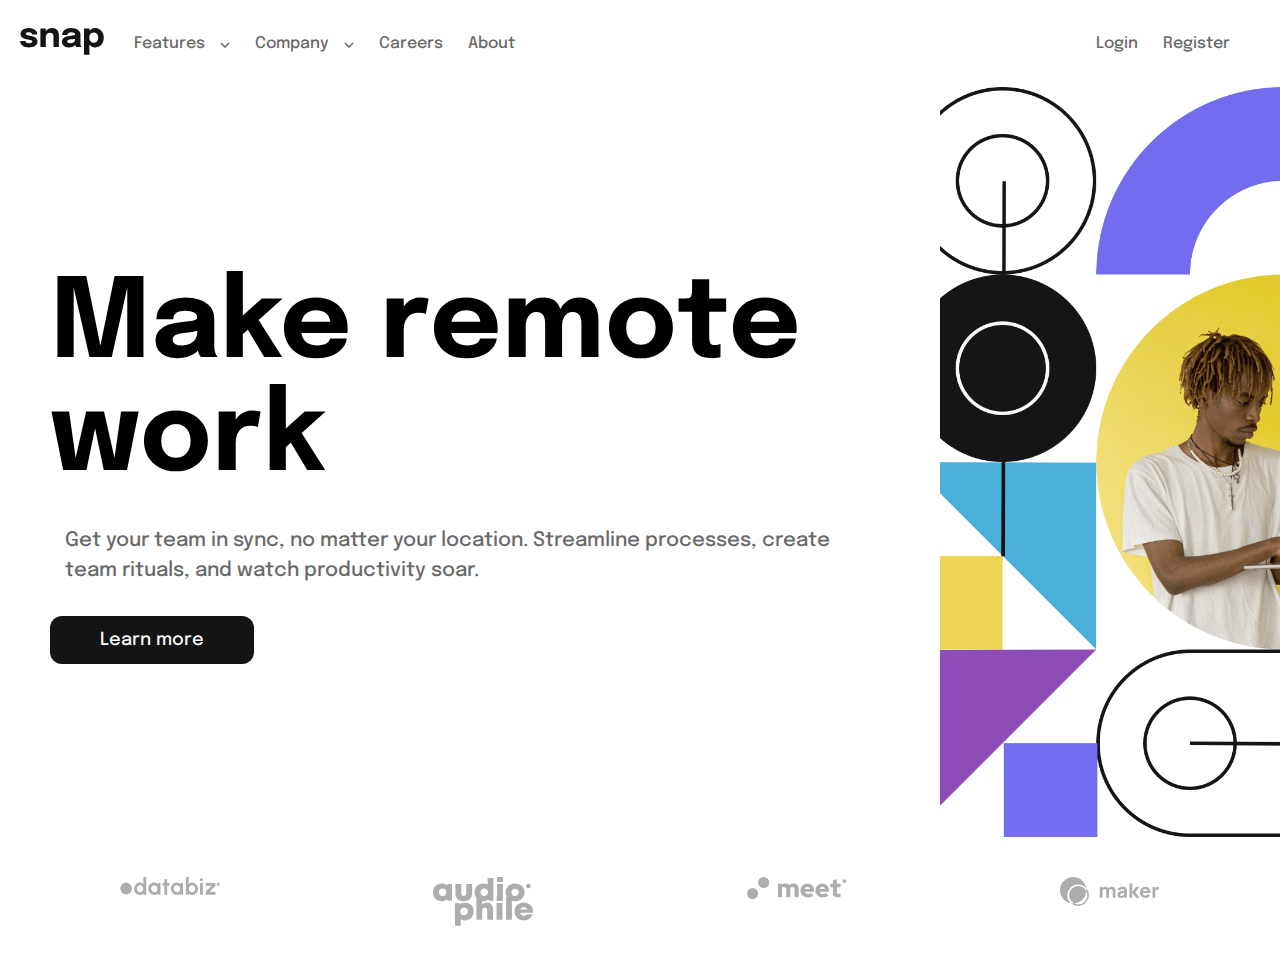
<file: intro-section-with-dropdown-navigation-main/index.html>
<!DOCTYPE html>
<html lang="en">

<head>
  <meta charset="UTF-8">
  <meta name="viewport" content="width=device-width, initial-scale=1.0">
  <!-- displays site properly based on user's device -->

  <link rel="icon" type="image/png" sizes="32x32" href="./images/favicon-32x32.png">

  <title>Frontend Mentor | Intro section with dropdown navigation</title>
  <link rel="stylesheet" href="./styles/style.css">
</head>

<body>

  <nav>
    <figure class="logo-container">
      <img src="./images/logo.svg" alt="logo">
    </figure>
    <div class="menu-container">
      <div class="menu">
        <a href="#" class="icon icon-close"><img src="./images/icon-close-menu.svg" alt="close"></a>
        <ul class="menu-list">
          <li>Features</li>
          <li>Company</li>
          <li>Careers</li>
          <li>About</li>
        </ul>
        <ul>
          <li>Login</li>
          <li class="register">Register</li>
        </ul>
      </div>
    </div>
    <a href="#" class="icon"><img src="./images/icon-menu.svg" alt="menu"></a>
  </nav>

  <main>
    <figure class="hero-container">
      <div class="hero-img"></div>
    </figure>
    <div class="text-container">
      <h1>Make remote work</h1>
      <p>Get your team in sync, no matter your location. Streamline processes,
        create team rituals, and watch productivity soar.</p>
      <button>Learn more</button>
    </div>
  </main>

  <footer>
    <ul>
      <li><img src="./images/client-databiz.svg" alt="client_1"></li>
      <li><img src="./images/client-audiophile.svg" alt="client_2"></li>
      <li><img src="./images/client-meet.svg" alt="client_3"></li>
      <li><img src="./images/client-maker.svg" alt="client_4"></li>
    </ul>
  </footer>






</body>

</html>
</file>
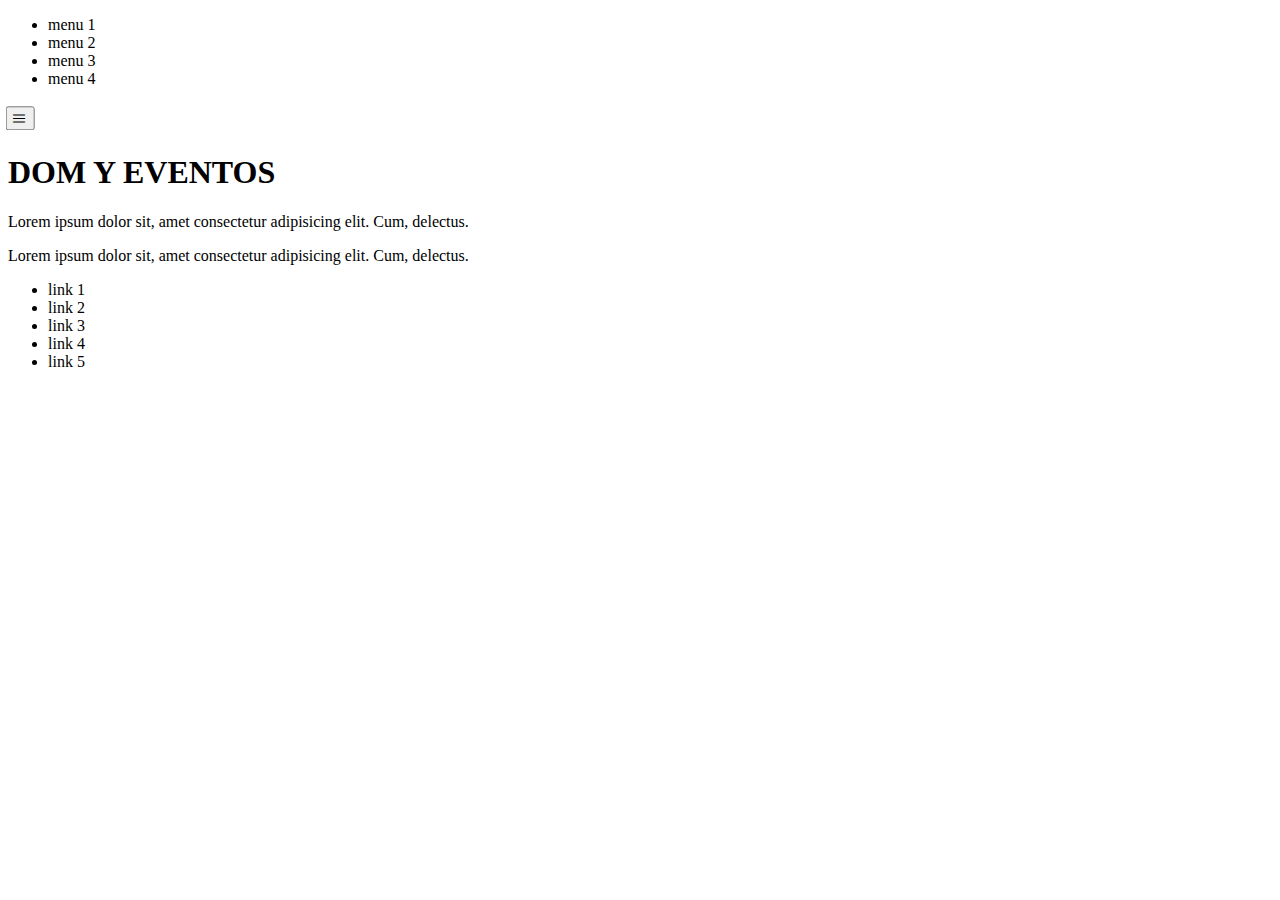
<file: js/index.html>
<!DOCTYPE html>
<html lang="en">
<head>
    <meta charset="UTF-8">
    <meta name="viewport" content="width=device-width, initial-scale=1.0">
    <title>Document</title>
    <link rel="stylesheet" href="style.css">
</head>
<body>
    <header>
        <nav>
            <ul class="menu">
                <li>menu 1</li>
                <li>menu 2</li>
                <li>menu 3</li>
                <li>menu 4</li>
            </ul>
            <button class="rotacion">|||</button>
        </nav>
    </header>
    <main>
        <h1>DOM Y EVENTOS</h1>
        <section id="frameworks-librerias"></section>
        <section class="clients"></section>
    </main>
    <footer>
        <p>Lorem ipsum dolor sit, amet consectetur adipisicing elit. Cum, delectus.</p>
        <p>Lorem ipsum dolor sit, amet consectetur adipisicing elit. Cum, delectus.</p>
        <ul class="links-footer">
            <li>link 1</li>
            <li>link 2</li>
            <li>link 3</li>
            <li>link 4</li>
            <li>link 5</li>
        </ul>
    </footer>
    <!-- <script src="main.js"></script> -->
    <script src="eventos.js"></script>
</body>
</html>
</file>
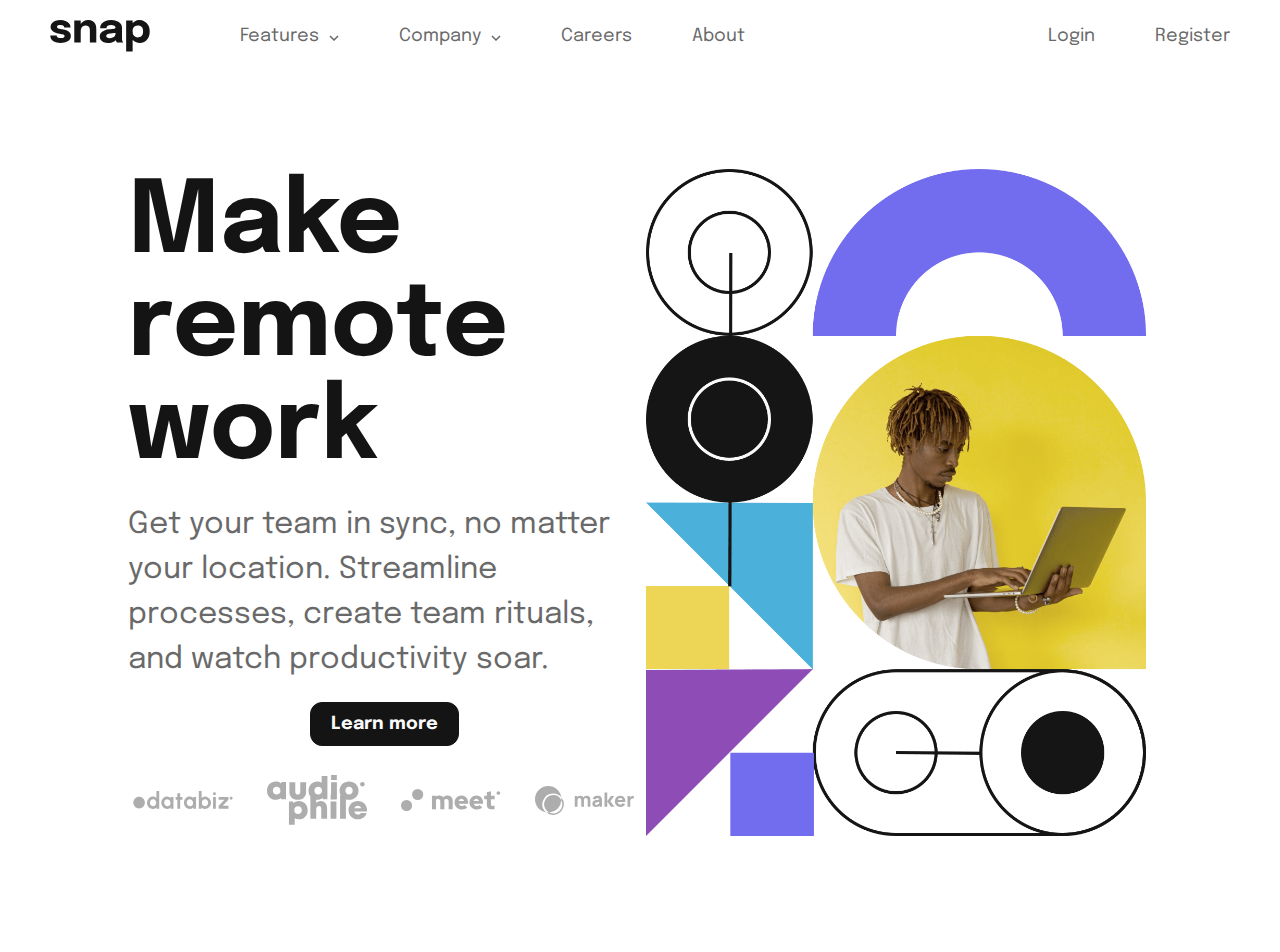
<file: repaso/index.html>
<!DOCTYPE html>
<html lang="en">

<head>
  <meta charset="UTF-8">
  <meta name="viewport" content="width=device-width, initial-scale=1.0">
  <link rel="icon" type="image/png" sizes="32x32" href="./images/favicon-32x32.png">

  <title>Frontend Mentor | Intro section with dropdown navigation</title>
  <link rel="stylesheet" href="style.css">
</head>

<body>
  <header>
    <figure>
      <img class="client-img" src="./images/logo.svg" alt="logo">
    </figure>
    <nav>
      <ul class="menu">
        <li>Features</li>
        <li>Company</li>
        <li>Careers</li>
        <li>About</li>
      </ul>
      <ul>
        <li>Login</li>
        <li>Register</li>
      </ul>
    </nav>
    <a href="#"><img class="client-img" src="./images/icon-menu.svg" alt="icon-menu"></a>
  </header>

  <main>
    <section>
      <figure>
        <div class="image"></div>
      </figure>
    </section>
    <section>
      <h1>Make <br> remote work</h1>
      <p>Get your team in sync, no matter your location. Streamline processes,
        create team rituals, and watch productivity soar.</p>
      <button>Learn more</button>
    </section>
    <section class="clients">
      <ul class="client-list">
        <li><img class="client-img" src="./images/client-databiz.svg" alt=""></li>
        <li><img class="client-img" src="./images/client-audiophile.svg" alt=""></li>
        <li><img class="client-img" src="./images/client-meet.svg" alt=""></li>
        <li><img class="client-img" src="./images/client-maker.svg" alt=""></li>
      </ul>
    </section>
  </main>

</body>

</html>
</file>
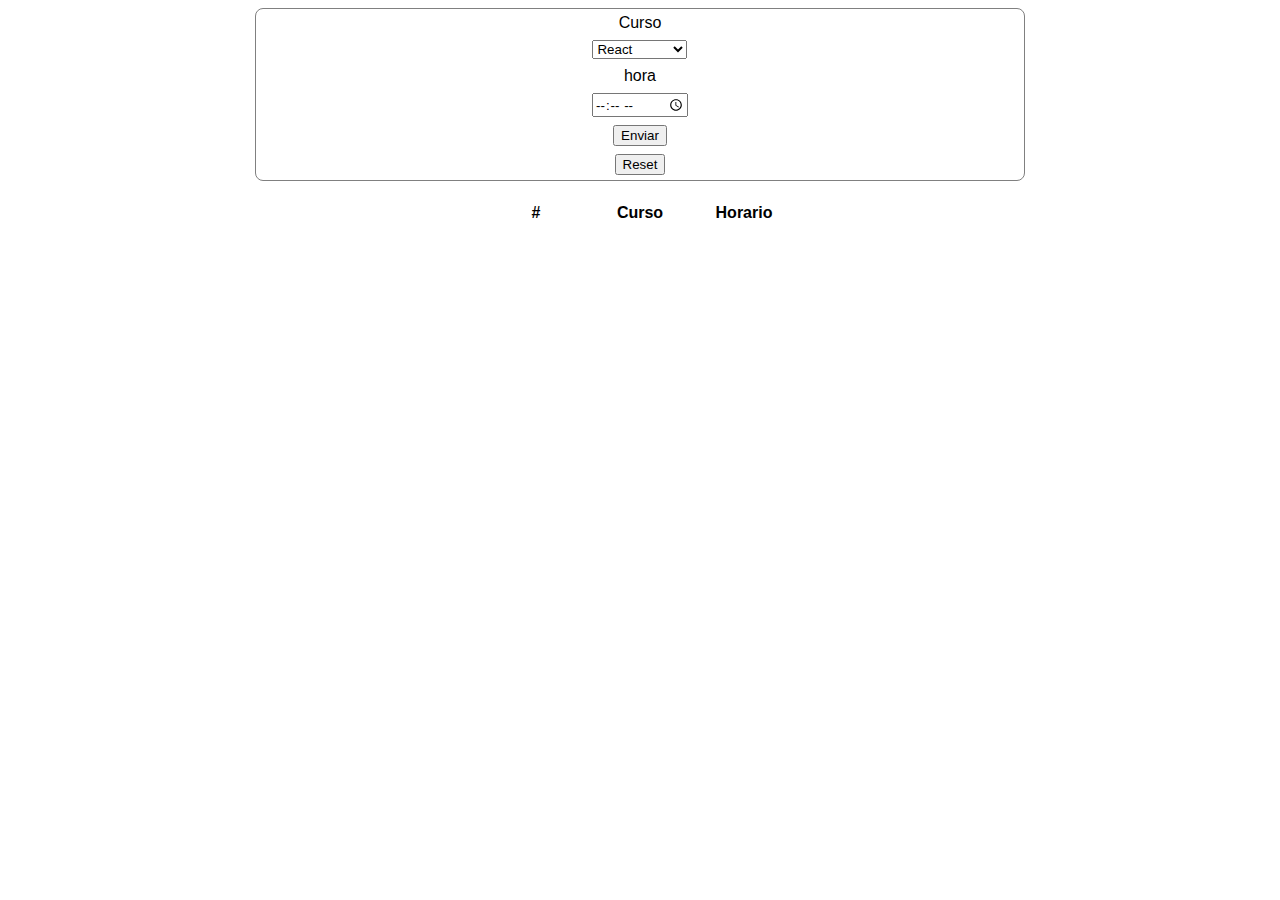
<file: js/formulariosYTablas/index.html>
<!DOCTYPE html>
<html lang="en">
<head>
    <meta charset="UTF-8">
    <meta name="viewport" content="width=device-width, initial-scale=1.0">
    <title>Document</title>
    <link rel="stylesheet" href="style.css">
</head>
<body>
    <main>
        <section>
            <form>
                <label for="curso">Curso</label>
                <select name="cursos" id="cursos">
                </select>
                <label for="hora">hora</label>
                <input type="time" name="hora" id="hora">
                <input type="submit" value="Enviar">
                <input type="reset">
            </form>
        </section>

        <table>
            <thead>
                <tr>
                    <th>#</th>
                    <th>Curso</th>
                    <th>Horario</th>
                </tr>
            </thead>
            <tbody id="datos"></tbody>
        </table>
    </main>
    <script src="main.js"></script>
</body>
</html>
</file>
<file: intro-section-with-dropdown-navigation-main/styles/style.css>
@import url('https://fonts.googleapis.com/css2?family=Epilogue:ital,wght@0,100..900;1,100..900&display=swap');

* {
    font-family: "Epilogue", sans-serif;
    margin: 0;
    padding: 0;
}

li {
    list-style: none;
}

a {
    text-decoration: none;
}

/* ************************************** */
/* ************* FIRST MOBILE *********** */
/* ************************************** */

nav {
    display: flex;
    justify-content: space-between;
    padding: 20px;
}

.menu-container {
    /* display: none; */
    position: absolute;
    top: 0;
    right: 0;
    background-color: rgba(0, 0, 0, 0.566);
    width: 100%;
    height: 100vh;
}

.menu {
    top: 0;
    right: 0;
    position: absolute;
    background-color: hsl(0, 0%, 98%);
    width: 66%;
    height: 100vh;

    display: flex;
    flex-direction: column;
}

.icon-close {
    padding: 20px 15px;
    align-self: flex-end;
}

.menu>ul {
    display: flex;
    flex-direction: column;
    gap: 25px;
    margin: 15px 30px;
    color: hsl(0, 0%, 41%);
    font-weight: 500;
}

.menu-list>li:first-child::after,
.menu-list>li:nth-child(2)::after {
    content: url('../images/icon-arrow-down.svg');
    margin-left: 15px;
}



.menu>ul:last-child {
    display: flex;
    align-items: center;
    gap: 25px;
}

.register {
    padding: 10px 50px;
    border: solid 2px hsl(0, 0%, 41%);
    border-radius: 10px;
}

.hero-img {
    background-image: url('../images/image-hero-mobile.png');
    width: 100%;
    height: 280px;
    background-position: center;
    background-size: cover;
}

.text-container {
    display: flex;
    flex-direction: column;
    justify-content: center;
    align-items: center;
}


.text-container>h1 {
    margin: 30px 0;
    font-size: 34px;
}

.text-container>p {
    color: #696969;
    margin: 0 15px;
    text-align: center;
    line-height: 1.5;
    font-weight: 500;
}

.text-container>button {
    margin: 30px 0 20px 0;
    padding: 15px 30px;
    border: none;
    background-color: hsl(0, 0%, 8%);
    color: hsl(0, 0%, 98%);
    font-size: 16px;
    font-weight: 500;
    border-radius: 12px;
}

footer>ul {
    display: flex;
    justify-content: space-between;
    margin: 40px 20px;
}

footer>ul>li>img {
    width: 70px;
}

/* ************************************** */
/* ************* DESKTOP **************** */
/* ************************************** */

@media (width > 1000px) {

    /* NAVBAR */
    nav {
        align-items: center;
        justify-content: space-between;
    }

    .menu-container,
    .menu {
        position: relative;
        background-color: rgba(255, 255, 255, 0);
        height: auto;
        justify-content: space-between;
    }

    .menu {
        position: relative;
        flex-direction: row;
        width: 100%;
    }

    .menu>ul {
        flex-direction: row;
    }

    .register {
        border: none;
        padding: 0;
    }

    .icon {
        display: none;
    }

    /* MAIN */
    main {
        margin: auto;
        display: flex;
        flex-direction: row-reverse;
        justify-content: center;
        width: 1440px;
    }

    .hero-img {
        background-image: url('../images/image-hero-desktop.png');
        width: 500px;
        height: 750px;
    }

    .text-container {
        justify-content: center;
        align-items: start;
        padding: 0 50px;
        width: 66%;
    }

    .text-container>h1{
        font-size: 110px;
    }

    .text-container>p {
        font-size: 20px;
        text-align: start;
    }

    .text-container>button {
        padding: 15px 50px;
        font-size: 18px;
    }

    footer{
        margin: 0 100px;
    }

    footer>ul>li>img {
        width: 100px;
    }
}
</file>
<file: js/style.css>
.color-green {
    color: green;
}

.color-green:hover {
    background-color: rgb(130, 130, 130);
}

.rotacion {
    rotate: 90deg;
    padding: 5px;
    text-align: center;
}

.hidden {
    display: none;
}
</file>
<file: repaso/style.css>
@import url('https://fonts.googleapis.com/css2?family=Epilogue:ital,wght@0,100..900;1,100..900&display=swap');

* {
    font-family: "Epilogue", sans-serif;
    margin: 0;
    padding: 0;
    box-sizing: border-box;
}

li {
    list-style: none;
}

a {
    text-decoration: none;
}

br {
    display: none;
}

/* ************************************** */
/* **************  MOBILE *************** */
/* ************************************** */

/* HEADER */

header {
    display: flex;
    justify-content: space-between;
    margin: 20px;
}

nav {
    display: none;
}

/* MAIN */

.image {
    background-image: url('./images/image-hero-mobile.png');
    width: 100%;
    height: 300px;
    background-position: center;
    background-size: cover;
}

main>section:nth-child(2) {
    display: flex;
    flex-direction: column;
    justify-content: center;
    align-items: center;
    gap: 20px;

    margin-top: 20px;
}

main>section>h1 {
    color: hsl(0, 0%, 8%);
    font-size: 32px;
}

main>section>p {
    color: #696969;
    margin: 0 20px;
    text-align: center;
    line-height: 1.5;
}

main>section>button {
    border: solid 1px hsl(0, 0%, 8%);
    ;
    background-color: hsl(0, 0%, 8%);
    color: hsl(0, 0%, 98%);
    padding: 12px 20px;
    border-radius: 12px;
    font-weight: 700;
    margin-bottom: 5px;
}

main>section>button:hover {
    background-color: hsl(0, 0%, 98%);
    color: hsl(0, 0%, 8%);
    cursor: pointer;
}

section ul {
    display: flex;
    margin: 40px 5px;
    justify-content: space-around;
    align-items: center;
}

section>ul>li>img {
    width: 50px;
}

/* ************************************** */
/* **************  DESKTOP ************** */
/* ************************************** */

/* @media (min-width: 375px){ */
@media (width> 768px) {
    * {
        font-size: 18px;
    }

    header {
        justify-content: flex-start;
        align-items: center;
        gap: 30px;
        margin: 20px 50px;
    }

    header>figure {
        display: flex;
        align-items: center;
        justify-content: center;
    }

    header>a {
        display: none;
    }

    nav {
        margin-left: 60px;
        width: 100%;
        display: flex;
        justify-content: space-between;
    }

    nav ul {
        display: flex;
        color: #696969;
        gap: 60px;
        align-items: center;
    }

    .menu>li:first-child::after, 
    .menu>li:nth-child(2)::after{
        content: url('./images/icon-arrow-down.svg');
        width: 70px;
        margin-left: 10px;
    }

    .image {
        width: 500px;
        height: 700px;
        background-image: url('./images/image-hero-desktop.png');
        background-size: contain;
        background-repeat: no-repeat;
    }

    main {
        display: grid;
        grid-template-columns: 1fr 1fr;
        grid-template-rows: 300px 300px 100px;
        grid-template-areas:
            "call image"
            "call image"
            "clients image";
        justify-items: center;
        align-items: center;
        max-width: 80%;
        margin: 100px auto;

    }

    main>section:first-child {
        grid-area: image;
    }

    main>section:nth-child(2) {
        grid-area: call;
    }

    main>section>h1,
    main>section>h1>span {
        font-size: 100px;

        align-self: start;
    }

    main>section>p {
        font-size: 30px;
        text-align: start;
        margin: 0;
    }

    br {
        display: inline-block;
    }

    main>section>:nth-child(3) {
        grid-area: clients;
        
    }

    .client-img {
        width: 100px;
    }

    .client-list {
        justify-content: space-between;
    }
    .clients{
        width: 100%;
        justify-content: space-between;
    }



}
</file>
<file: js/formulariosYTablas/style.css>
*{
    font-family: Arial, Helvetica, sans-serif;
}

form{
    display: flex;
    flex-direction: column;
    align-items: center;
    gap: 8px;
    width: 60%;
    margin: auto;
    padding: 5px;
    border: solid 1.5px gray;
    border-radius: 8px;
}


table{
    margin: 20px auto;
}

th{
    width: 100px;
    text-align: center;
}
</file>
